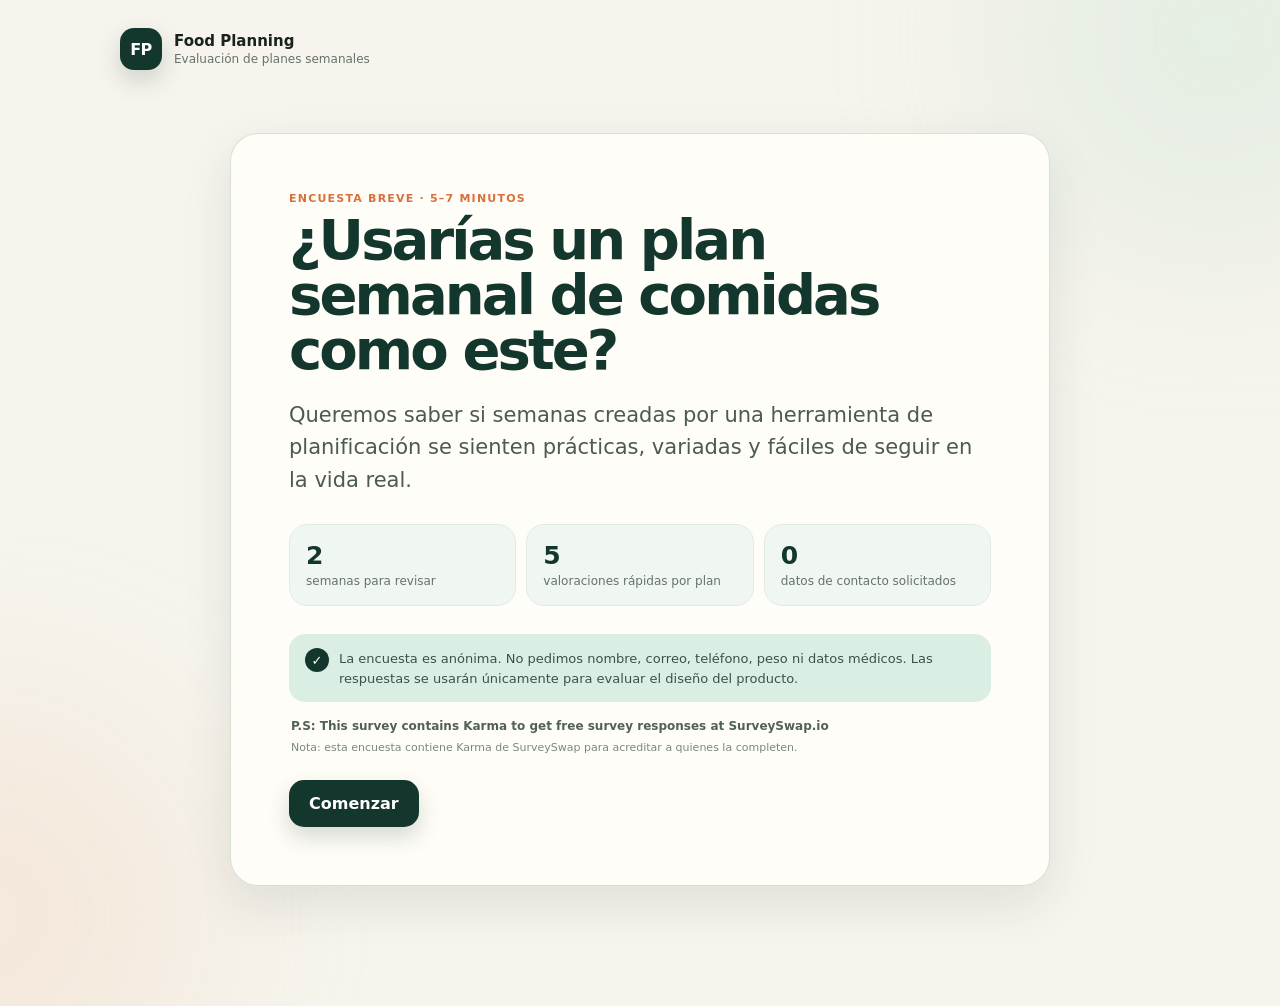
<file: index.html>
<!doctype html>
<html lang="es">
<head>
  <meta charset="utf-8" />
  <meta name="viewport" content="width=device-width,initial-scale=1,viewport-fit=cover" />
  <meta name="robots" content="noindex,nofollow" />
  <meta name="description" content="Encuesta breve para evaluar planes semanales de comida." />
  <title>Plan semanal de comidas | Evaluación</title>
  <link rel="stylesheet" href="/assets/survey.css">
</head>
<body>
  <main class="page">
    <div class="ambient a1"></div><div class="ambient a2"></div>
    <div class="shell">
      <header class="brand"><div class="mark">FP</div><div><strong>Food Planning</strong><span>Evaluación de planes semanales</span></div></header>
      <div id="progress" class="progress hidden"><div class="progressMeta"><span id="progressStep"></span><span id="progressPct"></span></div><div class="track"><span id="progressBar"></span></div></div>
      <div id="screen"></div>
      <footer id="actions" class="actions hidden"><button id="backBtn" class="btn secondary" type="button">Atrás</button><div class="right"><span id="errorText" class="error" role="alert"></span><button id="nextBtn" class="btn primary" type="button">Continuar</button></div></footer>
    </div>
  </main>
<script src="/assets/survey.js"></script>
</body>
</html>
</file>
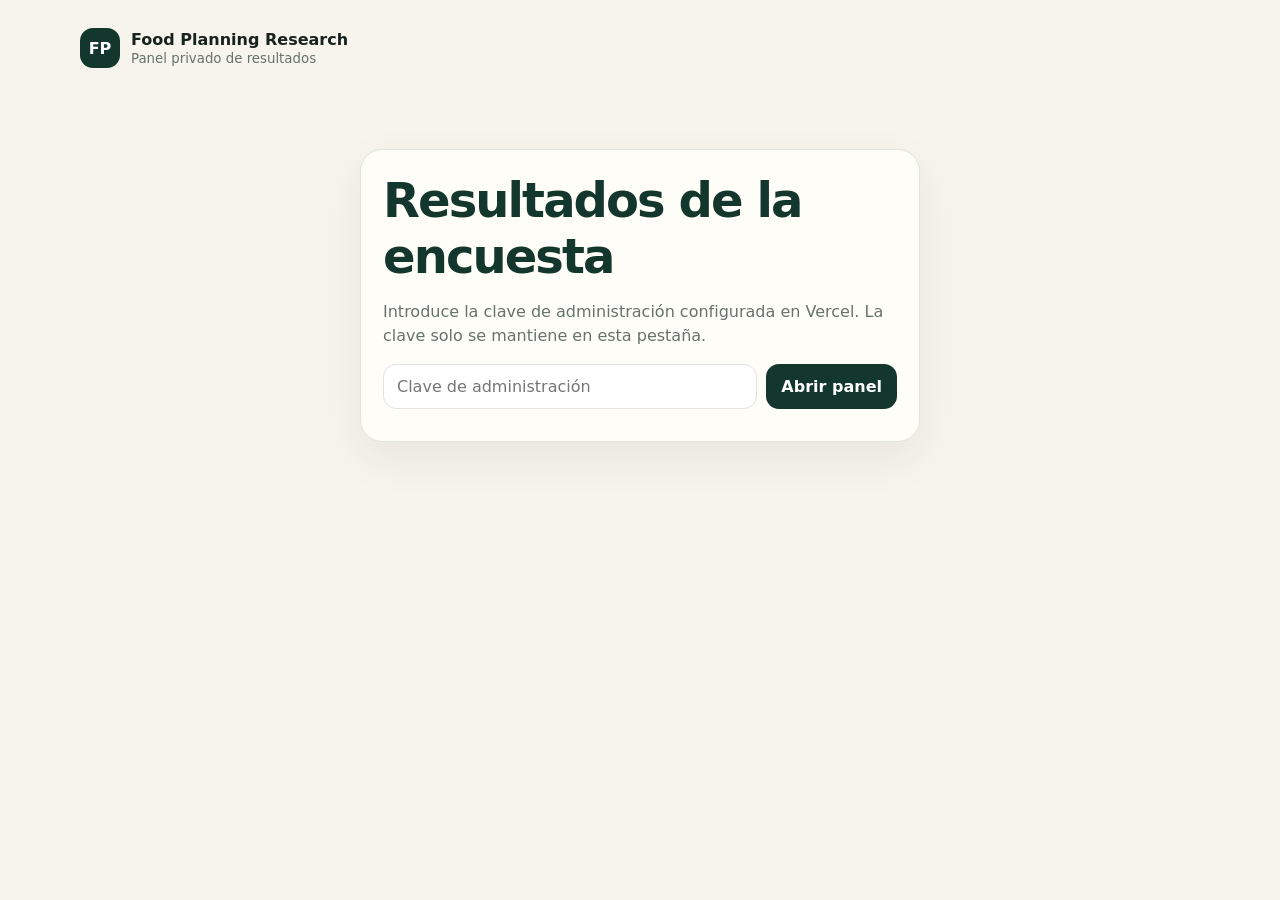
<file: results.html>
<!doctype html>
<html lang="es"><head><meta charset="utf-8"><meta name="viewport" content="width=device-width,initial-scale=1"><meta name="robots" content="noindex,nofollow"><title>Resultados | Food Planning</title>
<link rel="stylesheet" href="/assets/results.css"></head><body><main class="page"><div class="brand"><div class="mark">FP</div><div><strong>Food Planning Research</strong><small>Panel privado de resultados</small></div></div>
<section id="login" class="card login"><h1>Resultados de la encuesta</h1><p class="muted">Introduce la clave de administración configurada en Vercel. La clave solo se mantiene en esta pestaña.</p><div class="row"><input id="key" class="input" type="password" autocomplete="off" placeholder="Clave de administración"><button id="open" class="btn primary">Abrir panel</button></div><div id="loginError" class="danger"></div></section>
<section id="dashboard" class="hidden"><div class="topbar"><div><h1>Lo que está diciendo la gente</h1><p id="generated" class="muted"></p></div><div class="actions"><button id="refresh" class="btn secondary">Actualizar</button><button id="json" class="btn primary">Exportar JSON</button><button id="csv" class="btn secondary">Exportar CSV</button></div></div><div id="metrics" class="grid"></div><div class="sections"><section class="card"><h2>Preferencia por plan real</h2><div id="preference"></div></section><section class="card"><h2>Orden mostrado</h2><div id="orders"></div></section><section class="card wide"><h2>Valoraciones promedio</h2><div style="overflow:auto"><table class="table"><thead><tr><th>Plan</th><th>Uso</th><th>Variedad</th><th>Cocinar</th><th>Compra</th><th>Realismo</th><th>n</th></tr></thead><tbody id="ratings"></tbody></table></div></section><section class="card"><h2>Factores de confianza</h2><div id="trust"></div></section><section class="card"><h2>Países</h2><div id="countries"></div></section></div></section></main>
<script src="/assets/results.js"></script></body></html>
</file>
<file: assets/survey.css>
:root{--forest:#14372d;--forest2:#214b3e;--ink:#18221e;--muted:#66726c;--cream:#f6f4ed;--paper:#fffdf8;--mint:#dbeee4;--line:#dfe4de;--orange:#d96f3b;--shadow:0 18px 50px rgba(28,47,39,.1)}
    *{box-sizing:border-box}html{background:var(--cream);color:var(--ink);scroll-behavior:smooth}body{margin:0;font-family:Inter,ui-sans-serif,system-ui,-apple-system,BlinkMacSystemFont,"Segoe UI",sans-serif;background:var(--cream)}button,input,textarea{font:inherit}button,a{-webkit-tap-highlight-color:transparent}.page{min-height:100vh;position:relative;overflow:hidden;padding:24px 16px 120px}.ambient{position:fixed;width:430px;height:430px;border-radius:50%;filter:blur(90px);opacity:.26;pointer-events:none;z-index:0}.a1{background:#b8ddca;top:-180px;right:-150px}.a2{background:#f0c8aa;left:-230px;bottom:-230px}.shell{width:min(1040px,100%);margin:0 auto;position:relative;z-index:1}.brand{display:flex;align-items:center;gap:12px;margin:4px 0 22px}.mark{width:42px;height:42px;border-radius:14px;display:grid;place-items:center;background:var(--forest);color:#fff;font-weight:800;letter-spacing:-.04em;box-shadow:0 10px 24px rgba(20,55,45,.18)}.brand>div:last-child{display:flex;flex-direction:column}.brand strong{font-size:15px}.brand span{font-size:12px;color:var(--muted);margin-top:2px}.card{background:rgba(255,253,248,.94);border:1px solid rgba(212,220,213,.9);border-radius:28px;box-shadow:var(--shadow)}.hero{padding:clamp(28px,6vw,58px);max-width:820px;margin:7vh auto 0}.content{padding:clamp(22px,4vw,42px);margin-top:18px}.narrow{max-width:760px;margin:20px auto 0}h1{margin:6px 0 14px;font-size:clamp(32px,6vw,56px);line-height:.98;letter-spacing:-.052em;color:var(--forest)}.content h1{font-size:clamp(30px,5vw,46px)}.eyebrow{margin:0 0 8px;text-transform:uppercase;letter-spacing:.11em;font-size:11px;font-weight:800;color:var(--orange)}.lead{font-size:clamp(17px,2.5vw,21px);line-height:1.55;color:#4c5a53;max-width:700px}.promise{display:grid;grid-template-columns:repeat(3,1fr);gap:10px;margin:28px 0}.promise div{background:#f0f6f1;border:1px solid #e1ebe4;border-radius:18px;padding:16px;display:flex;flex-direction:column;gap:3px}.promise b{font-size:25px;color:var(--forest)}.promise span{font-size:12px;color:var(--muted);line-height:1.35}.privacy{display:flex;gap:10px;align-items:flex-start;padding:14px 16px;background:var(--mint);border-radius:16px;margin-bottom:24px}.privacy>span{width:24px;height:24px;flex:0 0 auto;border-radius:50%;display:grid;place-items:center;background:var(--forest);color:#fff;font-size:13px}.privacy p{margin:1px 0 0;font-size:13px;line-height:1.5;color:#395348}.surveyswapNote{margin:-8px 0 24px;padding:0 2px;color:var(--muted)}.surveyswapNote p{margin:0;font-size:12px;line-height:1.45;font-weight:700;color:#506159}.surveyswapNote span{display:block;margin-top:4px;font-size:11px;line-height:1.45;color:#7a8781}.btn{border:0;border-radius:15px;padding:14px 20px;font-weight:800;cursor:pointer;transition:transform .18s ease,opacity .18s ease,box-shadow .18s ease}.primary{background:var(--forest);color:#fff;box-shadow:0 10px 22px rgba(20,55,45,.18)}.primary:hover{transform:translateY(-1px)}.btn:disabled{opacity:.42;cursor:not-allowed;transform:none;box-shadow:none}.secondary{background:#ebece7;color:var(--forest)}.progress{margin:0 auto 18px;max-width:760px}.progressMeta{display:flex;justify-content:space-between;color:var(--muted);font-size:11px;font-weight:750;margin-bottom:7px}.track{height:6px;background:#dfe6e0;border-radius:999px;overflow:hidden}.track span{display:block;height:100%;background:var(--forest);border-radius:inherit;transition:width .3s ease}.qgroup{border:0;padding:0;margin:28px 0}.qgroup legend,.qgroup>.label{font-weight:800;font-size:18px;line-height:1.35;margin-bottom:12px;display:block;color:var(--ink)}.radioStack{display:grid;gap:9px}.twoCols{grid-template-columns:repeat(2,minmax(0,1fr))}.choice{display:flex;align-items:center;gap:10px;padding:13px 14px;border:1px solid var(--line);border-radius:14px;background:#fff;cursor:pointer;line-height:1.35;transition:border .15s ease,background .15s ease}.choice.selected{border-color:#7ba790;background:#eef7f1}.choice input{accent-color:var(--forest);width:17px;height:17px;flex:0 0 auto}.input{width:100%;border:1px solid var(--line);background:#fff;color:var(--ink);border-radius:14px;padding:13px 14px;outline:none}.input:focus,textarea:focus{border-color:#7ba790;box-shadow:0 0 0 3px rgba(123,167,144,.16)}.trap{position:absolute;left:-10000px;width:1px;height:1px;overflow:hidden}.planHeader{display:flex;align-items:flex-start;justify-content:space-between;gap:18px}.planHeader h2{font-size:clamp(27px,4vw,40px);line-height:1;letter-spacing:-.04em;margin:0;color:var(--forest)}.chips{display:flex;flex-wrap:wrap;justify-content:flex-end;gap:7px}.chips span{background:var(--mint);color:#315044;border-radius:999px;padding:7px 10px;font-size:11px;font-weight:750}.helper{color:var(--muted);line-height:1.5;max-width:760px;font-size:13px;margin:12px 0 20px}.days{display:grid;grid-template-columns:repeat(2,minmax(0,1fr));gap:10px}.day{border:1px solid var(--line);background:#fff;border-radius:18px;padding:14px 15px}.day h3{margin:0 0 11px;color:var(--forest);font-size:15px}.meals{display:grid;gap:8px}.meal{display:grid;grid-template-columns:22px 1fr;gap:7px;align-items:start}.mealIcon{color:var(--orange);width:20px;text-align:center;font-size:12px;padding-top:3px}.meal>div{min-width:0;display:grid;gap:1px}.role{font-size:10px;text-transform:uppercase;letter-spacing:.07em;color:#8a948f;font-weight:800}.mealName{font-size:13px;line-height:1.32;color:#27352f}.questions{margin-top:28px;display:grid;gap:12px}.qcard{border:1px solid var(--line);border-radius:19px;background:#fff;padding:18px;margin:0}.qcard h3,.qcard legend{font-size:16px;line-height:1.35;font-weight:800;margin:0 0 14px;color:var(--ink)}.featured{background:#f4f8f4;border-color:#d6e5da}.scale{display:grid;grid-template-columns:repeat(5,1fr);gap:7px}.scale button{border:1px solid #d7ddd8;background:#fff;color:var(--forest);border-radius:11px;min-height:42px;font-weight:800;cursor:pointer}.scale button.selected{background:var(--forest);color:#fff;border-color:var(--forest)}.scaleLabels{display:flex;justify-content:space-between;gap:20px;margin-top:6px;color:#808b85;font-size:10px}.matrix{display:grid;gap:18px}.matrixRow{display:grid;grid-template-columns:minmax(135px,.75fr) minmax(270px,1.25fr);gap:18px;align-items:center;padding-bottom:17px;border-bottom:1px solid #edf0ed}.matrixRow:last-child{border-bottom:0;padding-bottom:0}.matrixRow p{margin:0;font-size:13px;font-weight:700;color:#37443e}.micro{margin:-7px 0 13px;color:var(--muted);font-size:12px}.checks{display:grid;grid-template-columns:repeat(2,minmax(0,1fr));gap:8px}.checks .choice{font-size:13px;align-items:flex-start}textarea{width:100%;border:1px solid var(--line);background:#fff;color:var(--ink);border-radius:14px;padding:13px 14px;outline:none;resize:vertical;line-height:1.45}.optional{float:right;font-size:11px;color:#89938e;font-weight:500;margin-top:3px}.actions{position:fixed;z-index:10;left:50%;bottom:18px;transform:translateX(-50%);width:min(760px,calc(100% - 24px));display:flex;justify-content:space-between;gap:10px;align-items:center;padding:10px;border:1px solid rgba(217,224,218,.95);background:rgba(255,253,248,.93);backdrop-filter:blur(16px);border-radius:18px;box-shadow:0 16px 50px rgba(27,43,36,.16)}.right{display:flex;align-items:center;justify-content:flex-end;gap:10px;min-width:0}.error{color:#9f3b32;font-size:11px;max-width:330px;text-align:right}.success{width:52px;height:52px;display:grid;place-items:center;border-radius:18px;background:var(--mint);color:var(--forest);font-size:25px;font-weight:900;margin-bottom:18px}.linkBtn{display:inline-flex;text-decoration:none;margin-top:10px}.hidden{display:none!important}.completionHint{color:var(--muted);font-size:14px;margin-top:22px}.completionKarma{margin:20px 0 0;padding:16px 18px;border:1px solid #dce9df;border-radius:16px;background:#f0f6f1;max-width:700px;color:#46564f;text-align:left;font-size:13px;line-height:1.55}.completionKarma p{margin:0 0 10px}.completionKarma p:last-child{margin-bottom:0}.completionKarma a{color:var(--forest);font-weight:750;overflow-wrap:anywhere}.completionKarma code{display:inline-block;margin-left:4px;padding:3px 7px;border-radius:8px;background:#fff;border:1px solid #d9e3dc;color:var(--forest);font-family:ui-monospace,SFMono-Regular,Consolas,monospace;font-size:12px;font-weight:800;word-break:break-all}.screenOut{background:#f8f3ee;border:1px solid #ead9cc;padding:14px 16px;border-radius:15px;color:#5f5149;font-size:13px;line-height:1.5;margin-top:18px}.planNotice{display:flex;align-items:flex-start;gap:10px;margin:14px 0 20px;padding:12px 14px;border-radius:15px;background:#f0f6f1;border:1px solid #dce9df;color:#395348;font-size:13px;line-height:1.5}.planNotice b{color:var(--forest)}.transitionCard{text-align:center;max-width:700px;margin:8vh auto 0;padding:clamp(30px,7vw,60px)}.transitionIcon{width:58px;height:58px;margin:0 auto 18px;border-radius:20px;display:grid;place-items:center;background:var(--mint);color:var(--forest);font-size:27px;font-weight:900}.transitionCard h1{max-width:560px;margin:7px auto 14px}.transitionCard .lead{margin:0 auto}.planJourney{display:flex;align-items:center;justify-content:center;gap:12px;margin:30px auto 10px;flex-wrap:wrap}.journeyNode{display:flex;align-items:center;gap:8px;padding:11px 15px;border-radius:999px;border:1px solid var(--line);background:#fff;font-weight:800;color:var(--forest);font-size:13px}.journeyNode.done{background:var(--mint);border-color:#cce2d4}.journeyArrow{color:var(--orange);font-size:20px;font-weight:900}.transitionHint{max-width:520px;margin:18px auto 0;color:var(--muted);font-size:13px;line-height:1.5}@media(min-width:900px){.days{grid-template-columns:repeat(3,minmax(0,1fr))}.day:last-child{grid-column:span 3}}@media(max-width:680px){.page{padding:16px 10px 112px}.card{border-radius:22px}.hero{margin-top:2vh;padding:26px 20px}.promise{gap:6px}.promise div{padding:12px 9px;border-radius:14px}.promise b{font-size:21px}.promise span{font-size:10px}.content{padding:19px 14px}.planHeader{display:block}.chips{justify-content:flex-start;margin-top:12px}.days{grid-template-columns:1fr}.matrixRow{grid-template-columns:1fr;gap:8px}.checks,.twoCols{grid-template-columns:1fr}.qcard{padding:15px 13px}.scale button{min-height:40px}.actions{bottom:8px;width:calc(100% - 16px)}.error{display:none}}@media(prefers-reduced-motion:reduce){*{scroll-behavior:auto!important;transition:none!important}}
</file>
<file: assets/results.css>
:root{--forest:#14372d;--ink:#18221e;--muted:#66726c;--cream:#f6f4ed;--paper:#fffdf8;--mint:#dbeee4;--line:#dfe4de;--orange:#d96f3b}*{box-sizing:border-box}body{margin:0;font-family:Inter,system-ui,sans-serif;background:var(--cream);color:var(--ink)}button,input{font:inherit}.page{width:min(1120px,calc(100% - 28px));margin:0 auto;padding:28px 0 70px}.brand{display:flex;align-items:center;gap:11px;margin-bottom:22px}.mark{width:40px;height:40px;border-radius:13px;display:grid;place-items:center;background:var(--forest);color:white;font-weight:900}.brand small{display:block;color:var(--muted);margin-top:2px}.card{background:var(--paper);border:1px solid var(--line);border-radius:22px;padding:22px;box-shadow:0 16px 44px rgba(28,47,39,.07)}h1{color:var(--forest);letter-spacing:-.04em;margin:0 0 8px;font-size:clamp(30px,5vw,48px)}h2{color:var(--forest);margin:0 0 15px;font-size:20px}.muted{color:var(--muted);line-height:1.5}.login{max-width:560px;margin:9vh auto 0}.row{display:flex;gap:9px;flex-wrap:wrap}.input{flex:1;min-width:220px;border:1px solid var(--line);border-radius:13px;padding:12px 13px;background:white}.btn{border:0;border-radius:13px;padding:12px 15px;font-weight:800;cursor:pointer}.primary{background:var(--forest);color:white}.secondary{background:#e9ece8;color:var(--forest)}.danger{color:#9f3b32;font-size:13px;margin-top:10px}.topbar{display:flex;justify-content:space-between;gap:16px;align-items:flex-start;margin-bottom:18px}.actions{display:flex;gap:8px;flex-wrap:wrap}.grid{display:grid;grid-template-columns:repeat(4,1fr);gap:10px;margin:14px 0}.metric{padding:17px}.metric b{display:block;color:var(--forest);font-size:29px;letter-spacing:-.04em}.metric span{color:var(--muted);font-size:12px}.sections{display:grid;grid-template-columns:1fr 1fr;gap:12px}.table{width:100%;border-collapse:collapse}.table th,.table td{text-align:left;padding:10px 8px;border-bottom:1px solid #ecefea;font-size:13px}.table th{color:var(--muted);font-size:11px;text-transform:uppercase;letter-spacing:.06em}.barrow{display:grid;grid-template-columns:130px 1fr 38px;gap:10px;align-items:center;margin:10px 0;font-size:13px}.bar{height:9px;background:#e6ebe7;border-radius:999px;overflow:hidden}.bar i{display:block;height:100%;background:var(--forest);border-radius:inherit}.wide{grid-column:1/-1}.hidden{display:none!important}@media(max-width:820px){.grid{grid-template-columns:repeat(2,1fr)}.sections{grid-template-columns:1fr}.topbar{display:block}.actions{margin-top:14px}}@media(max-width:480px){.grid{grid-template-columns:1fr 1fr}.page{width:min(100% - 18px,1120px)}}
</file>
